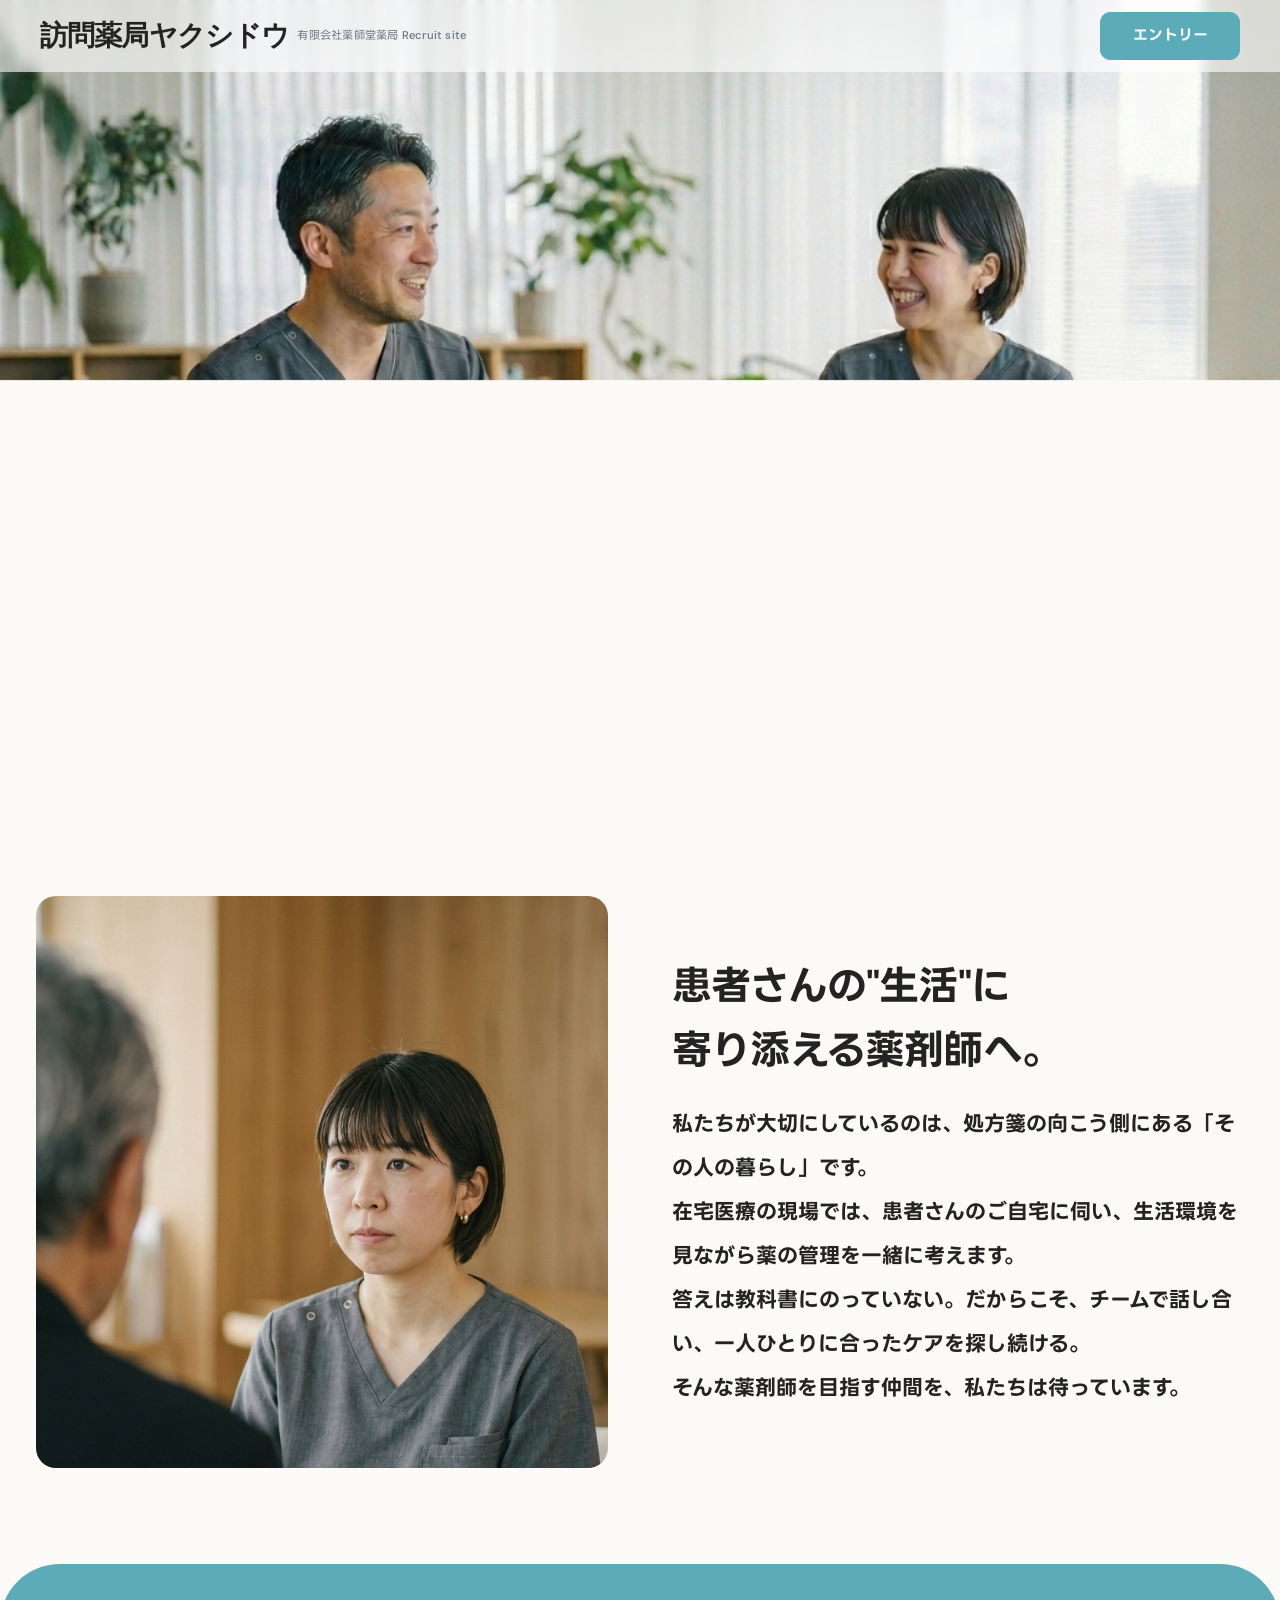
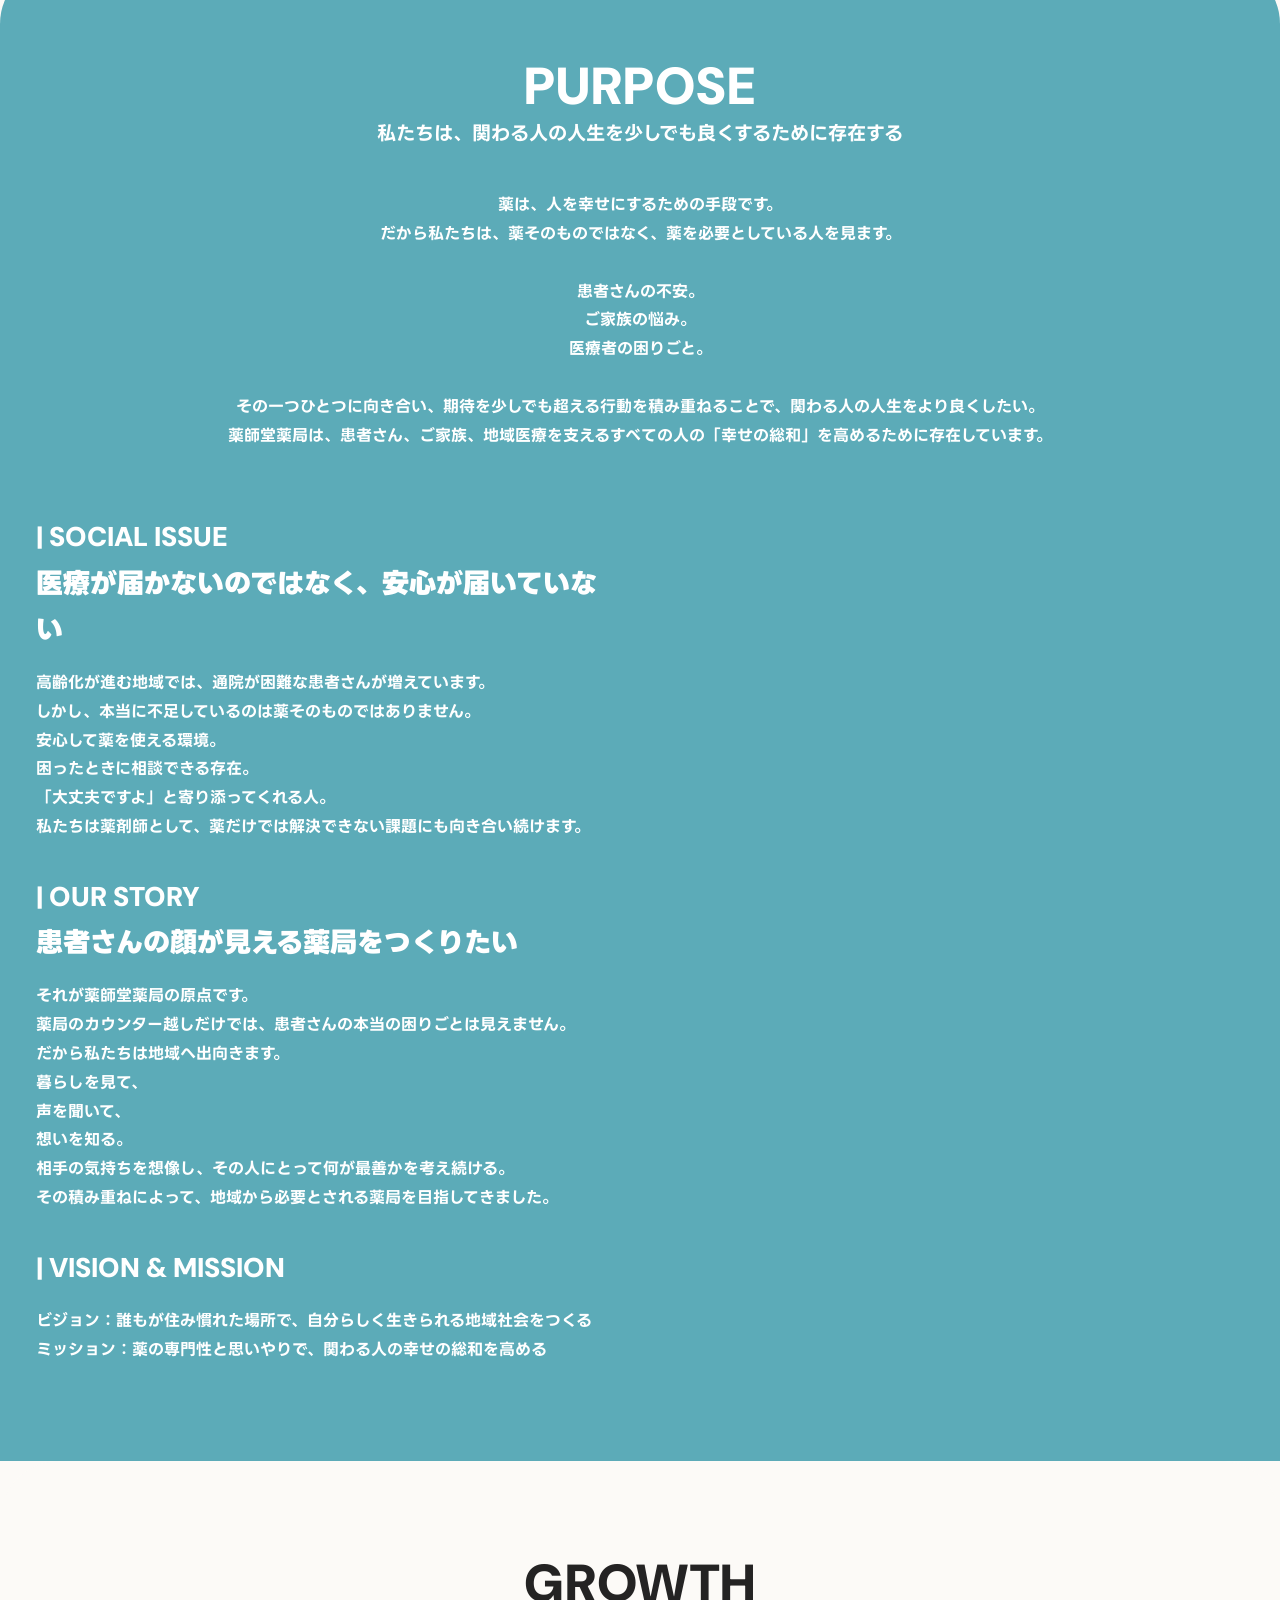
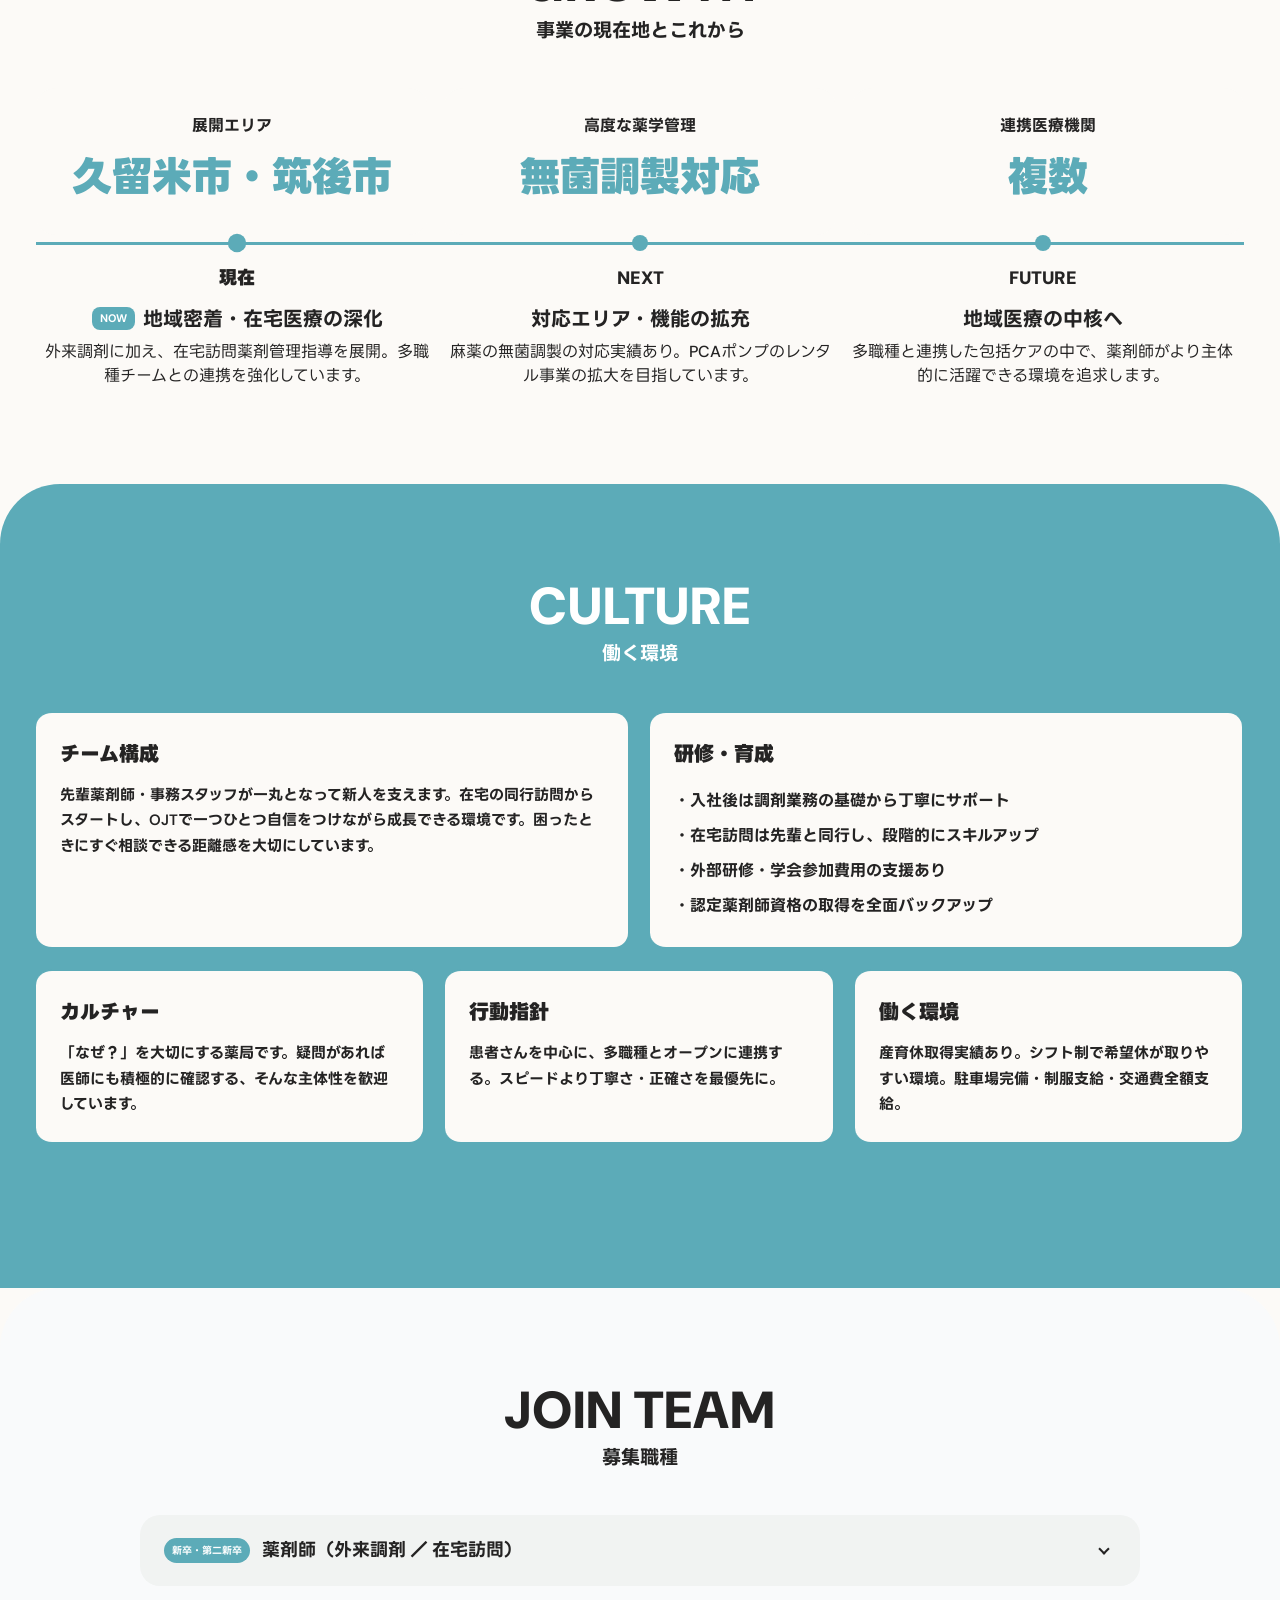
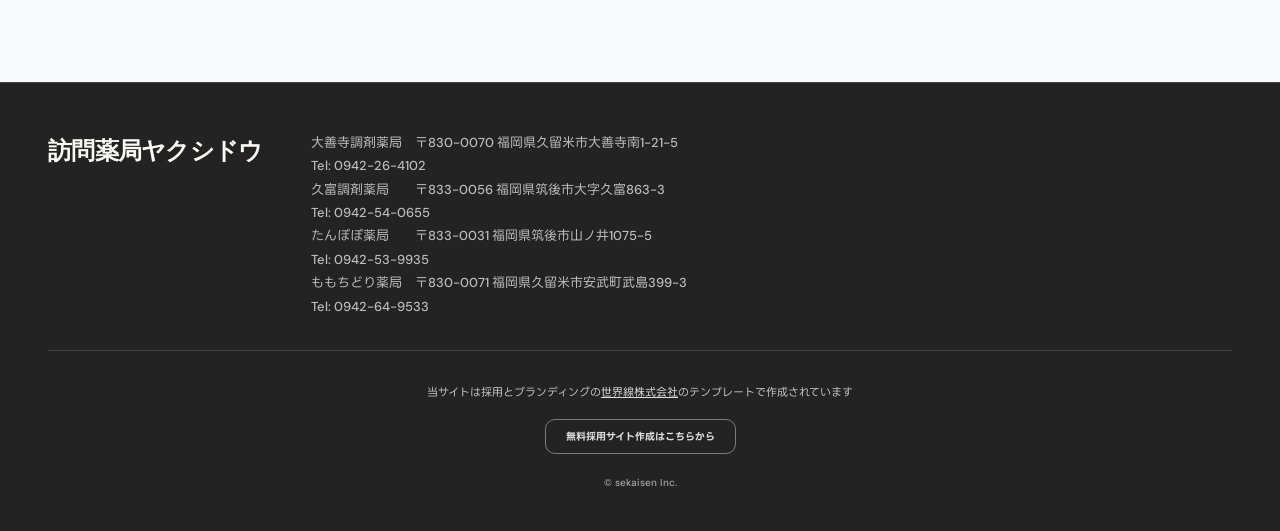
<file: index.html>
<!DOCTYPE html>
<html lang="ja">
<head>
  <meta charset="UTF-8">
  <meta name="viewport" content="width=device-width, initial-scale=1.0">
  <title>採用情報 | 有限会社薬師堂薬局</title>
  <link rel="stylesheet" href="style.css">
  <link rel="preconnect" href="https://fonts.googleapis.com">
  <link rel="preconnect" href="https://fonts.gstatic.com" crossorigin>
  <link href="https://fonts.googleapis.com/css2?family=DM+Sans:ital,wght@0,400;0,500;0,600;0,700;0,800;0,900&family=LINE+Seed+JP:wght@400;500;700;900&display=swap" rel="stylesheet">
</head>
<body>
  <!-- ヘッダー（追従） -->
  <header class="header">
    <div class="header-inner">
      <div class="header-logo-wrap">
        <a href="#" class="header-logo">訪問薬局ヤクシドウ</a>
        <span class="header-logo-sub">有限会社薬師堂薬局 Recruit site</span>
      </div>
      <nav class="header-nav">
        <a href="entry.html" class="btn btn-header btn-primary">エントリー</a>
      </nav>
    </div>
  </header>

  <!-- ① FV（ファーストビュー） -->
  <section class="hero">
  <div class="hero-img-wrap">
    <picture>
      <source media="(max-width: 768px)" srcset="image/FV_sp.png">
      <img src="image/FV.png" alt="" class="hero-img">
    </picture>
    <div class="hero-overlay"></div>
  </div>
  </section>

  <!-- メッセージセクション -->
  <section class="message-section">
    <div class="container">
      <div class="message-grid">
        <div class="message-visual">
          <img src="image/02.png" alt="">
        </div>
        <div class="message-content">
          <h3 class="message-heading">患者さんの"生活"に<br>寄り添える薬剤師へ。</h3>
          <p class="message-text">私たちが大切にしているのは、処方箋の向こう側にある「その人の暮らし」です。<br>
            在宅医療の現場では、患者さんのご自宅に伺い、生活環境を見ながら薬の管理を一緒に考えます。<br>
            答えは教科書にのっていない。だからこそ、チームで話し合い、一人ひとりに合ったケアを探し続ける。<br>
            そんな薬剤師を目指す仲間を、私たちは待っています。</p>
        </div>
      </div>
    </div>
  </section>

  <!-- ② なぜこの事業をやるのか（Purpose） -->
  <section class="purpose" id="purpose">
  <div class="container">
    <h2 class="section-title">
      <span class="section-title-en">Purpose</span>
      <span class="section-title-ja">私たちは、関わる人の人生を少しでも良くするために存在する</span>
    </h2>

    <div class="purpose-intro">
      <p>
        薬は、人を幸せにするための手段です。<br>
        だから私たちは、薬そのものではなく、薬を必要としている人を見ます。<br>
        <br>
        患者さんの不安。<br>
        ご家族の悩み。<br>
        医療者の困りごと。<br>
        <br>
        その一つひとつに向き合い、期待を少しでも超える行動を積み重ねることで、関わる人の人生をより良くしたい。<br>
        薬師堂薬局は、患者さん、ご家族、地域医療を支えるすべての人の「幸せの総和」を高めるために存在しています。
      </p>
    </div>

    <div class="purpose-grid">
    <div class="purpose-content">
      <div class="purpose-block">
            <h3>| Social Issue<br>医療が届かないのではなく、安心が届いていない</h3>
            <p>高齢化が進む地域では、通院が困難な患者さんが増えています。<br>
               しかし、本当に不足しているのは薬そのものではありません。<br>
               安心して薬を使える環境。<br>
               困ったときに相談できる存在。<br>
              「大丈夫ですよ」と寄り添ってくれる人。<br>
               私たちは薬剤師として、薬だけでは解決できない課題にも向き合い続けます。</p>
          </div>
          <div class="purpose-block">
            <h3>| Our Story<br>患者さんの顔が見える薬局をつくりたい</h3>
            <p>それが薬師堂薬局の原点です。<br>
               薬局のカウンター越しだけでは、患者さんの本当の困りごとは見えません。<br>
               だから私たちは地域へ出向きます。<br>
               暮らしを見て、<br>
               声を聞いて、<br>
               想いを知る。<br>
               相手の気持ちを想像し、その人にとって何が最善かを考え続ける。<br>
               その積み重ねによって、地域から必要とされる薬局を目指してきました。</p>
          </div>
          <div class="purpose-block">
            <h3>| Vision & Mission</h3>
            <p><strong>ビジョン：</strong>誰もが住み慣れた場所で、自分らしく生きられる地域社会をつくる<br><strong>ミッション：</strong>薬の専門性と思いやりで、関わる人の幸せの総和を高める</p>
          </div>
        </div>
        <div class="purpose-visual">
          <img src="image/03.png" alt="" class="purpose-img">
        </div>
      </div>
    </div>
  </section>

  <!-- ③ 事業の現在地とこれから（Growth） -->
  <section class="growth" id="growth">
    <div class="container">
      <h2 class="section-title"><span class="section-title-en">Growth</span><span class="section-title-ja">事業の現在地とこれから</span></h2>
      <div class="growth-cards">
        <div class="growth-card">
          <p class="growth-label">展開エリア</p>
          <span class="growth-number">久留米市・筑後市</span>
        </div>
        <div class="growth-card">
          <p class="growth-label">高度な薬学管理</p>
          <span class="growth-number">無菌調製対応</span>
        </div>
        <div class="growth-card">
          <p class="growth-label">連携医療機関</p>
          <span class="growth-number">複数</span>
        </div>
      </div>
      <div class="timeline">
        <div class="timeline-track">
          <div class="timeline-item timeline-item-current">
            <span class="timeline-year">現在</span>
            <div class="timeline-content">
              <div class="timeline-content-header">
                <span class="timeline-now">NOW</span>
                <h4>地域密着・在宅医療の深化</h4>
              </div>
              <p>外来調剤に加え、在宅訪問薬剤管理指導を展開。多職種チームとの連携を強化しています。</p>
            </div>
          </div>
          <div class="timeline-item">
            <span class="timeline-year">NEXT</span>
            <div class="timeline-content">
              <div class="timeline-content-header">
                <h4>対応エリア・機能の拡充</h4>
              </div>
              <p>麻薬の無菌調製の対応実績あり。PCAポンプのレンタル事業の拡大を目指しています。</p>
            </div>
          </div>
          <div class="timeline-item">
            <span class="timeline-year">FUTURE</span>
            <div class="timeline-content">
              <div class="timeline-content-header">
                <h4>地域医療の中核へ</h4>
              </div>
              <p>多職種と連携した包括ケアの中で、薬剤師がより主体的に活躍できる環境を追求します。</p>
            </div>
          </div>
        </div>
      </div>
    </div>
  </section>

  <!-- ④ 働く環境とポジション -->
  <section class="environment" id="environment">
    <div class="container">
      <h2 class="section-title"><span class="section-title-en">Culture</span><span class="section-title-ja">働く環境</span></h2>
      <div class="culture-grid">
        <div class="culture-card culture-card--large">
          <div class="culture-card-title">チーム構成</div>
          <p>先輩薬剤師・事務スタッフが一丸となって新人を支えます。在宅の同行訪問からスタートし、OJTで一つひとつ自信をつけながら成長できる環境です。困ったときにすぐ相談できる距離感を大切にしています。</p>
        </div>
        <div class="culture-card culture-card--large">
          <div class="culture-card-title">研修・育成</div>
          <ul>
            <li>入社後は調剤業務の基礎から丁寧にサポート</li>
            <li>在宅訪問は先輩と同行し、段階的にスキルアップ</li>
            <li>外部研修・学会参加費用の支援あり</li>
            <li>認定薬剤師資格の取得を全面バックアップ</li>
          </ul>
        </div>
        <div class="culture-card culture-card--small">
          <div class="culture-card-title">カルチャー</div>
          <p>「なぜ？」を大切にする薬局です。疑問があれば医師にも積極的に確認する、そんな主体性を歓迎しています。</p>
        </div>
        <div class="culture-card culture-card--small">
          <div class="culture-card-title">行動指針</div>
          <p>患者さんを中心に、多職種とオープンに連携する。スピードより丁寧さ・正確さを最優先に。</p>
        </div>
        <div class="culture-card culture-card--small">
          <div class="culture-card-title">働く環境</div>
          <p>産育休取得実績あり。シフト制で希望休が取りやすい環境。駐車場完備・制服支給・交通費全額支給。</p>
        </div>
      </div>
    </div>
  </section>

  <!-- ⑤ 求人票セクション（アコーディオン） -->
  <section class="job-posting" id="job">
    <div class="container">
      <h2 class="section-title"><span class="section-title-en">Join Team</span><span class="section-title-ja">募集職種</span></h2>
      <div class="job-accordion">
        <details class="job-accordion-item">
          <summary class="job-accordion-header">
            <div class="job-accordion-header-left"><span class="job-accordion-tag">新卒・第二新卒</span><span class="job-accordion-title">薬剤師（外来調剤 ／ 在宅訪問）</span></div>
            <span class="job-accordion-icon"></span>
          </summary>
          <div class="job-accordion-body">
            <div class="job-detail">
              <h4>業務内容</h4>
              <ul>
                <li>外来調剤・服薬指導</li>
                <li>在宅訪問薬剤管理指導（同行から独立へ段階的に）</li>
                <li>医師・訪問看護師との多職種連携</li>
                <li>お薬相談・OTC販売サポート</li>
              </ul>
            </div>
            <div class="job-detail">
              <h4>応募要件</h4>
              <ul>
                <li>薬剤師免許取得見込み（新卒）または取得済み（第二新卒）</li>
                <li>患者さんへ丁寧に向き合える方</li>
                <li>チームで協力しながら働くことが好きな方</li>
              </ul>
            </div>
            <div class="job-detail">
              <h4>歓迎要件</h4>
              <ul>
                <li>在宅医療・地域医療への関心がある方</li>
                <li>多職種と積極的にコミュニケーションが取れる方</li>
                <li>認定薬剤師の取得に意欲がある方</li>
              </ul>
            </div>
            <div class="job-meta">
              <div class="job-meta-item">
                <span class="meta-label">雇用形態</span>
                <span class="meta-value">正社員</span>
              </div>
              <div class="job-meta-item">
                <span class="meta-label">給与</span>
                <span class="meta-value">年収550万円以上（経験・スキルに応じて優遇）</span>
              </div>
              <div class="job-meta-item">
                <span class="meta-label">勤務地</span>
                <span class="meta-value">福岡県久留米市・筑後市内の各店舗</span>
              </div>
              <div class="job-meta-item">
                <span class="meta-label">福利厚生</span>
                <span class="meta-value">社会保険完備、交通費全額支給、制服支給、駐車場完備、研修・学会費支援、産育休取得実績あり</span>
              </div>
            </div>
          </div>
        </details>
      </div>
    </div>
  </section>

  <footer class="footer">
    <div class="container">
      <div class="footer-inner">
        <div class="footer-logo">
          <a href="#">訪問薬局ヤクシドウ</a>
        </div>
        <div class="footer-overview">
          <p class="footer-overview-text">大善寺調剤薬局　〒830-0070 福岡県久留米市大善寺南1-21-5<br>Tel: 0942-26-4102 </p>
          <p class="footer-overview-text">久富調剤薬局　　〒833-0056 福岡県筑後市大字久富863-3<br>Tel: 0942-54-0655 </p>
          <p class="footer-overview-text">たんぽぽ薬局　　〒833-0031 福岡県筑後市山ノ井1075-5<br>Tel: 0942-53-9935 </p>
          <p class="footer-overview-text">ももちどり薬局　〒830-0071 福岡県久留米市安武町武島399-3<br>Tel: 0942-64-9533 </p>
        </div>
      </div>
      <div class="footer-template">
        <!-- 削除禁止エリア -->
        <p class="footer-template-text">当サイトは採用とブランディングの<a href="https://sekai-sen.com/" target="_blank" rel="noopener noreferrer" class="footer-template-link">世界線株式会社</a>のテンプレートで作成されています</p>
        <a href="https://note.com/sekai_sen" target="_blank" rel="noopener noreferrer" class="footer-cta-btn">無料採用サイト作成はこちらから</a>
        <p class="footer-copy">©︎ sekaisen Inc.</p>
      </div>
    </div>
  </footer>

  <!-- スマホ用 下部固定CTA（追従） -->
  <div class="bottom-cta" aria-hidden="true">
    <a href="entry.html" class="bottom-cta-btn bottom-cta-entry">エントリー</a>
  </div>
</body>
</html>
</file>
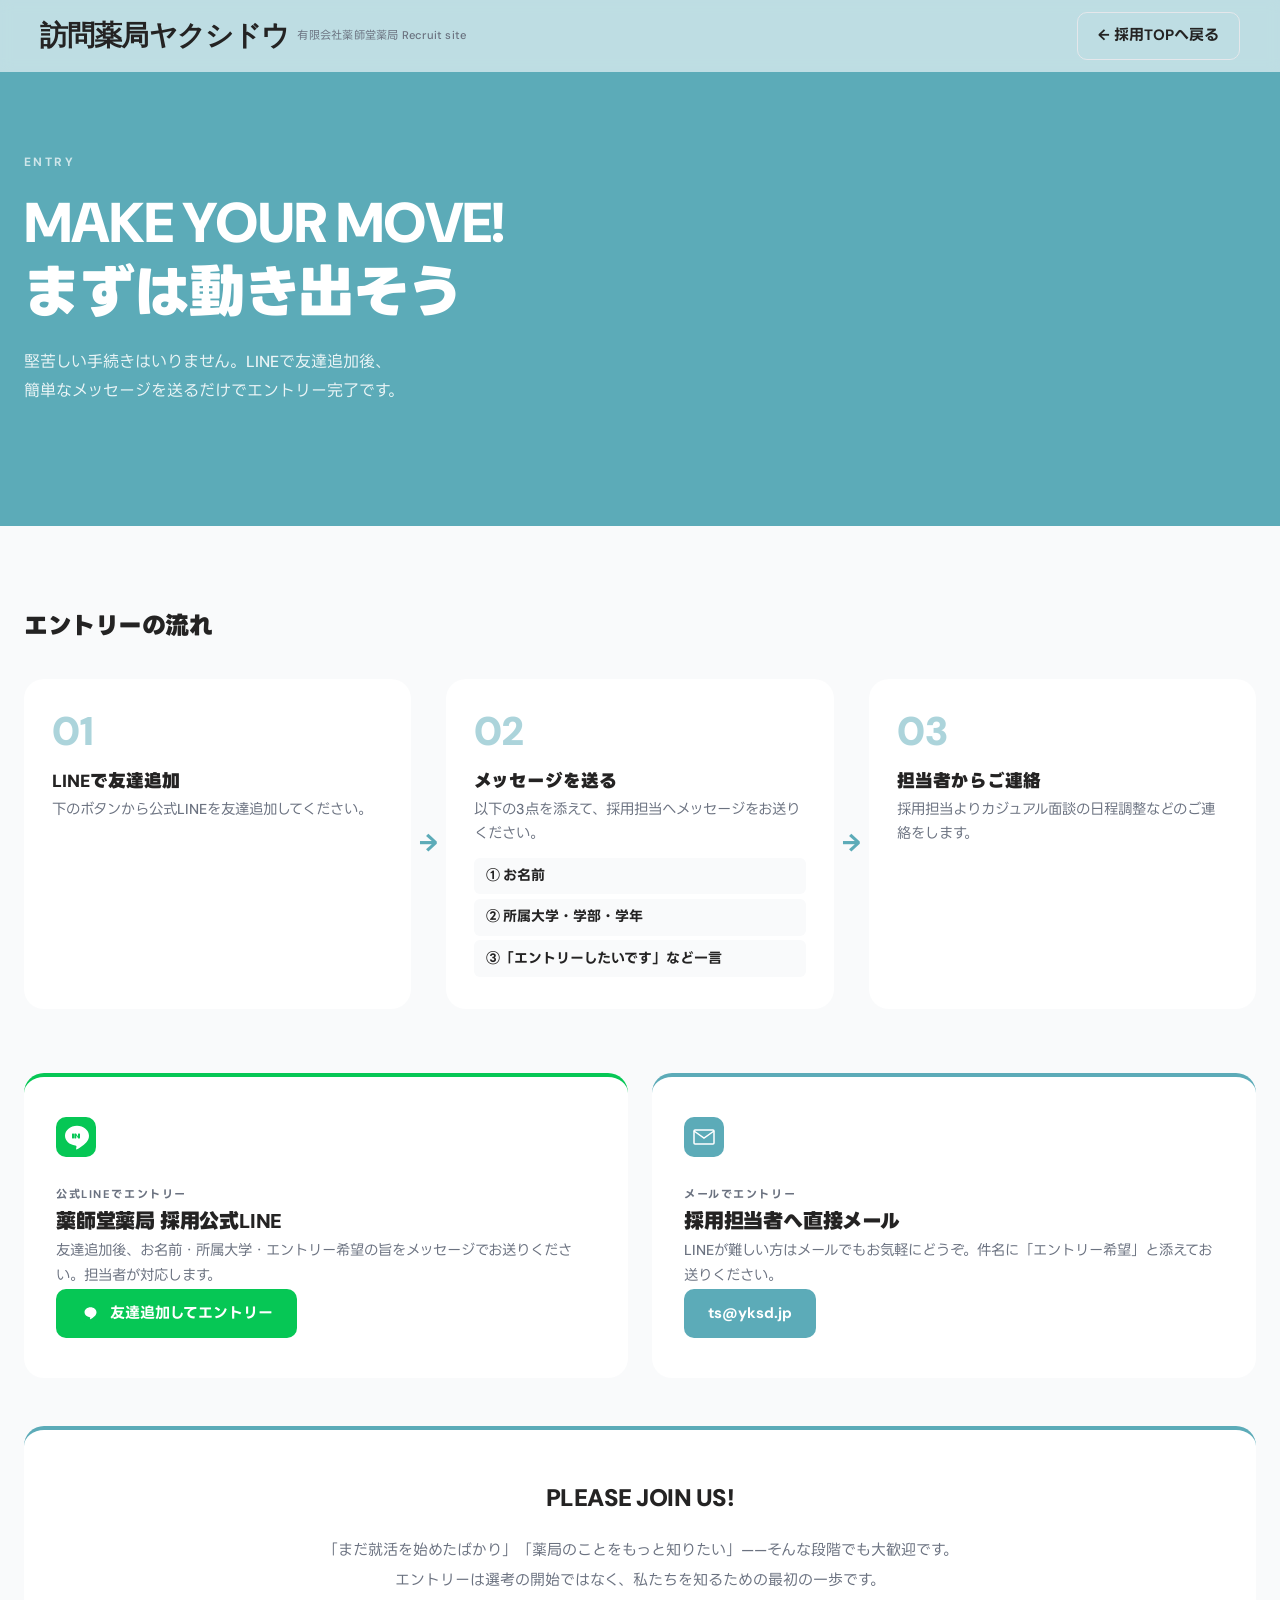
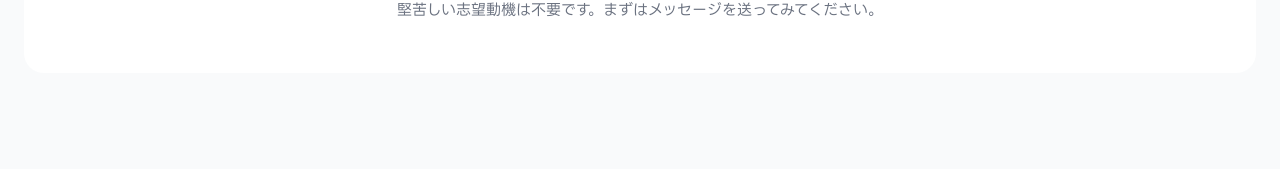
<file: entry.html>
<!DOCTYPE html>
<html lang="ja">
<head>
  <meta charset="UTF-8">
  <meta name="viewport" content="width=device-width, initial-scale=1.0">
  <title>エントリー | 有限会社薬師堂薬局</title>
  <link rel="stylesheet" href="style.css">
  <link rel="stylesheet" href="entry.css">
  <link rel="preconnect" href="https://fonts.googleapis.com">
  <link rel="preconnect" href="https://fonts.gstatic.com" crossorigin>
  <link href="https://fonts.googleapis.com/css2?family=DM+Sans:ital,wght@0,400;0,500;0,600;0,700;0,800;0,900&family=LINE+Seed+JP:wght@400;500;700;900&display=swap" rel="stylesheet">
</head>
<body class="entry-page">

  <!-- ヘッダー -->
  <header class="header">
    <div class="header-inner">
      <div class="header-logo-wrap">
        <a href="index.html" class="header-logo">訪問薬局ヤクシドウ</a>
        <span class="header-logo-sub">有限会社薬師堂薬局 Recruit site</span>
      </div>
      <nav class="header-nav">
        <a href="index.html" class="btn btn-header btn-outline">← 採用TOPへ戻る</a>
      </nav>
    </div>
  </header>

  <main class="entry-main">

    <!-- ヒーロー -->
    <section class="entry-hero">
      <div class="entry-hero-inner">
        <p class="entry-hero-eyebrow">Entry</p>
        <h1 class="entry-hero-title">MAKE YOUR MOVE!<br>まずは動き出そう</h1>
        <p class="entry-hero-sub">堅苦しい手続きはいりません。LINEで友達追加後、<br class="pc-only">簡単なメッセージを送るだけでエントリー完了です。</p>
      </div>
    </section>

    <!-- メインコンテンツ -->
    <section class="entry-content">
      <div class="container">

        <!-- STEPカード -->
        <div class="entry-steps">
          <h2 class="entry-steps-title">エントリーの流れ</h2>
          <div class="entry-steps-grid">
            <div class="entry-step-card">
              <span class="entry-step-num">01</span>
              <div class="entry-step-body">
                <h3 class="entry-step-title">LINEで友達追加</h3>
                <p class="entry-step-text">下のボタンから公式LINEを友達追加してください。</p>
              </div>
            </div>
            <div class="entry-step-arrow">→</div>
            <div class="entry-step-card">
              <span class="entry-step-num">02</span>
              <div class="entry-step-body">
                <h3 class="entry-step-title">メッセージを送る</h3>
                <p class="entry-step-text">以下の3点を添えて、採用担当へメッセージをお送りください。</p>
                <ul class="entry-step-list">
                  <li>① お名前</li>
                  <li>② 所属大学・学部・学年</li>
                  <li>③「エントリーしたいです」など一言</li>
                </ul>
              </div>
            </div>
            <div class="entry-step-arrow">→</div>
            <div class="entry-step-card">
              <span class="entry-step-num">03</span>
              <div class="entry-step-body">
                <h3 class="entry-step-title">担当者からご連絡</h3>
                <p class="entry-step-text">採用担当よりカジュアル面談の日程調整などのご連絡をします。</p>
              </div>
            </div>
          </div>
        </div>

        <!-- CTAブロック -->
        <div class="entry-cta-block">

          <!-- LINE -->
          <div class="entry-cta-card entry-cta-card--line">
            <div class="entry-cta-card-icon">
              <!-- LINE icon SVG -->
              <svg width="40" height="40" viewBox="0 0 40 40" fill="none" xmlns="http://www.w3.org/2000/svg">
                <rect width="40" height="40" rx="10" fill="#06C755"/>
                <path d="M33 18.7C33 13.2 27.6 8.7 21 8.7C14.4 8.7 9 13.2 9 18.7C9 23.6 13.4 27.7 19.3 28.5C19.7 28.6 20.3 28.8 20.4 29.1C20.5 29.4 20.5 29.9 20.4 30.2L20.1 31.7C20 32 19.8 32.8 21 32.3C22.2 31.8 27.7 28.3 30.2 25.5C31.9 23.6 33 21.3 33 18.7Z" fill="white"/>
                <path d="M17.5 16.5H16.5C16.2 16.5 16 16.7 16 17V21C16 21.3 16.2 21.5 16.5 21.5H17.5C17.8 21.5 18 21.3 18 21V17C18 16.7 17.8 16.5 17.5 16.5Z" fill="#06C755"/>
                <path d="M23.5 16.5H22.5C22.2 16.5 22 16.7 22 17V19.4L20.2 16.7C20.1 16.6 20 16.5 19.8 16.5H18.8C18.5 16.5 18.3 16.7 18.3 17V21C18.3 21.3 18.5 21.5 18.8 21.5H19.8C20.1 21.5 20.3 21.3 20.3 21V18.6L22.1 21.3C22.2 21.4 22.3 21.5 22.5 21.5H23.5C23.8 21.5 24 21.3 24 21V17C24 16.7 23.8 16.5 23.5 16.5Z" fill="#06C755"/>
              </svg>
            </div>
            <div class="entry-cta-card-body">
              <p class="entry-cta-card-label">公式LINEでエントリー</p>
              <h3 class="entry-cta-card-title">薬師堂薬局 採用公式LINE</h3>
              <p class="entry-cta-card-text">友達追加後、お名前・所属大学・エントリー希望の旨をメッセージでお送りください。担当者が対応します。</p>
              <a href="https://lin.ee/6bE6L0S" target="_blank" rel="noopener noreferrer" class="entry-line-btn">
                <svg width="20" height="20" viewBox="0 0 20 20" fill="none"><rect width="20" height="20" rx="5" fill="#06C755"/><path d="M16.5 9.35C16.5 6.6 13.8 4.35 10.5 4.35C7.2 4.35 4.5 6.6 4.5 9.35C4.5 11.8 6.7 13.85 9.65 14.25C9.85 14.3 10.15 14.4 10.2 14.55C10.25 14.7 10.25 14.95 10.2 15.1L10.05 15.85C10 16 9.9 16.4 10.5 16.15C11.1 15.9 13.85 14.15 15.1 12.75C15.95 11.8 16.5 10.65 16.5 9.35Z" fill="white"/></svg>
                友達追加してエントリー
              </a>
            </div>
          </div>

          <!-- メール -->
          <div class="entry-cta-card entry-cta-card--mail">
            <div class="entry-cta-card-icon">
              <svg width="40" height="40" viewBox="0 0 40 40" fill="none" xmlns="http://www.w3.org/2000/svg">
                <rect width="40" height="40" rx="10" fill="#5cabb8"/>
                <path d="M10 14C10 13.4 10.4 13 11 13H29C29.6 13 30 13.4 30 14V26C30 26.6 29.6 27 29 27H11C10.4 27 10 26.6 10 26V14Z" stroke="white" stroke-width="1.5" fill="none"/>
                <path d="M10 14L20 21L30 14" stroke="white" stroke-width="1.5" fill="none"/>
              </svg>
            </div>
            <div class="entry-cta-card-body">
              <p class="entry-cta-card-label">メールでエントリー</p>
              <h3 class="entry-cta-card-title">採用担当者へ直接メール</h3>
              <p class="entry-cta-card-text">LINEが難しい方はメールでもお気軽にどうぞ。件名に「エントリー希望」と添えてお送りください。</p>
              <a href="mailto:ts@yksd.jp" class="entry-mail-btn">
                ts@yksd.jp
              </a>
            </div>
          </div>

        </div>

        <!-- 安心メッセージ -->
        <div class="entry-reassure">
          <h3 class="entry-reassure-title">PLEASE JOIN US!</h3>
          <p class="entry-reassure-text">
            「まだ就活を始めたばかり」「薬局のことをもっと知りたい」——そんな段階でも大歓迎です。<br>
            エントリーは選考の開始ではなく、私たちを知るための最初の一歩です。<br>
            堅苦しい志望動機は不要です。まずはメッセージを送ってみてください。
          </p>
        </div>

      </div>
    </section>
  </main>

</body>
</html>
</file>
<file: style.css>
/* ========================================
   スタートアップ採用LP - PCファースト
   PCデザイン固定・レスポンシブ最適化
   ======================================== */

:root {
  /* ブルーベースのカラーパレット */
  --blue-primary: #004fa2;
  --blue-dark: #003d7a;
  --blue-light: #1a6fc4;
  --blue-bg: #e8f0fa;
  --blue-muted: #7eb8e8;
  
  /* ニュートラル */
  --near-black: #242323;
  --white: #FCFAF7;
  --gray-50: #f9fafb;
  --gray-100: #f3f4f6;
  --gray-200: #e5e7eb;
  --gray-500: #6b7280;
  
  /* タイポグラフィ */
  --font-sans: 'DM Sans', 'LINE Seed JP', -apple-system, BlinkMacSystemFont, sans-serif;
  --font-en: 'DM Sans', sans-serif;
  --font-ja: 'LINE Seed JP', sans-serif;
  
  /* スペーシング（PC） */
  --section-padding: 6rem 0.75rem;
  --container-max: 1400px;

  /* 角丸・シャドウ */
  --radius: 20px;
  --radius-sm: 10px;
  --shadow: none;
}

*,
*::before,
*::after {
  box-sizing: border-box;
  margin: 0;
  padding: 0;
}

html {
  scroll-behavior: smooth;
  overflow-x: hidden;
}

section[id] {
  scroll-margin-top: 72px;
}

body {
  font-family: var(--font-sans);
  font-weight: 500;
  color: var(--near-black);
  line-height: 1.7;
  background: var(--white);
  -webkit-font-smoothing: antialiased;
  overflow-x: hidden;
}

/* ========================================
   ヘッダー（追従）
   ======================================== */
.header {
  position: fixed;
  top: 0;
  left: 0;
  right: 0;
  z-index: 100;
  background: rgba(255, 255, 255, 0.6);
  backdrop-filter: blur(6px);
  -webkit-backdrop-filter: blur(6px);
  box-shadow: none;
}

.header-inner {
  display: flex;
  align-items: center;
  justify-content: space-between;
  min-height: 72px;
  padding: 0.75rem 2.5rem;
  max-width: 1600px;
  margin-left: auto;
  margin-right: auto;
}

.header-logo-wrap {
  display: flex;
  align-items: center;
  gap: 0.5rem;
}

.header-logo {
  font-family: var(--font-en);
  font-size: 1.75rem;
  font-weight: 800;
  color: var(--near-black);
  text-decoration: none;
  letter-spacing: -0.03em;
  text-transform: uppercase;
}

.header-logo-sub {
  font-size: 0.7rem;
  font-weight: 500;
  color: var(--gray-500);
  letter-spacing: 0.02em;
}

.header-nav {
  display: flex;
  align-items: center;
  gap: 1rem;
}

.btn-header {
  min-width: auto;
  padding: 0.375rem 0.75rem;
  font-size: 0.8125rem;
  font-weight: 600;
  border-radius: var(--radius-sm);
}

.btn-header.btn-outline {
  background: transparent;
  color: var(--near-black);
  border: 1px solid var(--gray-200);
}

.btn-header.btn-outline:hover {
  background: var(--gray-50);
  color: var(--near-black);
}

.btn-header.btn-primary {
  border-width: 1px;
}

/* スマホ用 下部固定CTA（PCでは非表示） */
.bottom-cta {
  display: none;
}

/* ========================================
   ① ファーストビュー
   ======================================== */
.hero {
  position: relative;
  width: 100%;
  overflow: hidden;
}

.hero-img-wrap {
  position: relative;
  width: 100%;
  aspect-ratio: 16 / 10; 
  overflow: hidden;
}

.hero-img-wrap .hero-img {
  position: absolute;
  inset: 0;

  width: 100%;
  height: 100%;

  object-fit: cover;
  object-position: center center;
  display: block;
}

.hero-overlay {
  position: absolute;
  inset: 0;
  background: none;
}

.hero-content {
  position: absolute;
  z-index: 1;
  bottom: 0;
  left: 0;
  max-width: 60%;
  padding: 2rem 3rem 1.5rem;
  text-align: left;
}

.hero-content-bottom-left {
  bottom: 0;
  left: 0;
  text-align: left;
}

.hero-content .hero-catch {
  color: var(--white);
  text-shadow: 2px 2px 6px #999999;
}

.hero-content-bottom-left .hero-cta {
  align-items: flex-start;
}

.hero-catch {
  font-size: clamp(2.5rem, 5.5vw, 92px);
  font-weight: 900;
  line-height: 1.2;
  color: var(--near-black);
  letter-spacing: -0.02em;
  margin-bottom: 1.5rem;
  display: flex;
  flex-direction: column;
  gap: 0.5rem;
  align-items: flex-start;
}

.hero-catch-bg {
  background: none;
  color: #fff;
  padding: 0;
  display: inline-block;
  text-shadow: 2px 2px 6px #999999;
}

.hero-cta {
  display: flex;
  flex-direction: row;
  gap: 1rem;
  align-items: flex-start;
}

/* ボタン */
.btn {
  display: inline-block;
  padding: 0.625rem 1.25rem;
  font-family: var(--font-sans);
  font-size: 0.9375rem;
  font-weight: 700;
  text-decoration: none;
  border-radius: var(--radius-sm);
  transition: all 0.2s ease;
  min-width: 140px;
  text-align: center;
}

.btn-primary {
  background: #5cabb8;
  color: var(--white);
  border: 2px solid #5cabb8;
}

.btn-primary:hover {
  background: #4a92a0;
  border-color: #4a92a0;
  transform: translateY(-2px);
}

.btn-secondary {
  background: transparent;
  color: var(--blue-primary);
  border: 2px solid var(--blue-primary);
}

.btn-secondary:hover {
  background: var(--blue-bg);
  transform: translateY(-2px);
}

.btn-large {
  padding: 0.75rem 1.5rem;
  font-size: 1rem;
}

/* ========================================
   共通：コンテナ・セクションタイトル
   ======================================== */
.container {
  width: 100%;
  max-width: var(--container-max);
  margin-left: auto;
  margin-right: auto;
  padding: 0 1.5rem;
}

.section-title {
  font-size: clamp(2rem, 5vw, 3rem);
  font-weight: 900;
  color: var(--near-black);
  text-align: center;
  margin: 0 0 3rem 0;
  padding: 0;
  letter-spacing: -0.02em;
  display: flex;
  flex-direction: column;
  gap: 0;
  line-height: 1;
}

.section-title-en {
  font-family: var(--font-en);
  font-size: clamp(2.25rem, 5.5vw, 3.25rem);
  text-transform: uppercase;
  letter-spacing: 0.02em;
  line-height: 1;
  margin: 0;
  padding: 0;
}

.section-title-ja {
  font-size: 1.2rem;
  font-weight: 700;
  color: var(--near-black);
  letter-spacing: 0;
  line-height: 1;
  margin: 0;
  margin-top: 0.5rem;
  padding: 0.25rem 0 0 0;
}

/* ========================================
   メッセージセクション（白背景・黒文字）
   ======================================== */
.message-section {
  padding: var(--section-padding);
  background: var(--white);
  color: var(--near-black);
}

.message-section .message-heading,
.message-section .message-text {
  color: var(--near-black);
}

.message-section .container {
  max-width: 1400px;
}

.message-grid {
  display: grid;
  grid-template-columns: 1fr 1fr;
  gap: 4rem;
  align-items: center;
}

.message-visual {
  aspect-ratio: 1;
  border-radius: var(--radius);
  box-shadow: var(--shadow);
  overflow: hidden;
}

.message-visual img {
  width: 100%;
  height: 100%;
  object-fit: cover;
  display: block;
}

.message-content {
  display: flex;
  flex-direction: column;
  align-items: flex-start;
  gap: 1.25rem;
}

.message-heading {
  font-size: 40px;
  font-weight: 700;
  color: inherit;
  margin: 0;
  letter-spacing: -0.02em;
  line-height: 1.6;
}

.message-text {
  font-size: 21px;
  font-weight: 600;
  color: inherit;
  line-height: 2.1;
  text-align: left;
}


/* ========================================
   ② なぜこの事業をやるのか（Purpose）
   ======================================== */
.purpose {
  padding: var(--section-padding);
  background: #5cabb8;
  color: #fff;
  border-radius: 60px 60px 0 0;
  overflow: hidden;
}

.purpose .section-title,
.purpose .section-title-en,
.purpose .section-title-ja,
.purpose .purpose-block h3,
.purpose .purpose-block p {
  color: #fff;
}

.purpose .placeholder-img {
  background: rgba(255, 255, 255, 0.2);
  color: #fff;
}

.purpose-grid {
  display: grid;
  grid-template-columns: 1fr 1fr;
  gap: 3rem;
  align-items: stretch;
}

.purpose-intro {
  max-width: 1000px;
  margin: 0 auto 4rem;
  text-align: center;
}

.purpose-intro p {
  font-size: 1rem;
  line-height: 1.8;
  font-weight: 600;
  color: #fff;
}

.purpose-content {
  display: flex;
  flex-direction: column;
  gap: 2rem;
}

.purpose-block h3 {
  font-family: var(--font-sans);
  font-size: 1.7rem;
  font-weight: 900;
  text-transform: uppercase;
  color: inherit;
  margin: 0;
  margin-bottom: 1rem;
}

.purpose-block p {
  font-size: 1rem;
  color: inherit;
  line-height: 1.8;
  font-weight: 600;
}

.purpose-visual {
  order: 0;
  display: flex;
  min-height: 0;
}

.purpose-img {
  width: 100%;
  height: 100%;
  object-fit: cover;
  border-radius: var(--radius);
  display: block;
}

.placeholder-img.placeholder-purpose {
  aspect-ratio: unset;
  flex: 1;
  min-height: 200px;
  width: 100%;
}

.placeholder-img {
  aspect-ratio: 16 / 10;
  background: var(--gray-100);
  border-radius: var(--radius);
  box-shadow: var(--shadow);
  display: flex;
  align-items: center;
  justify-content: center;
  color: var(--near-black);
  font-size: 0.875rem;
}

/* ========================================
   ③ 事業の現在地とこれから（Growth）
   ======================================== */
.growth {
  padding: var(--section-padding);
  background: var(--white);
  color: var(--near-black);
  border-radius: 60px 60px 0 0;
  overflow: hidden;
}

.growth .section-title,
.growth .section-title-en,
.growth .section-title-ja {
  color: var(--near-black);
}

.growth .growth-label {
  color: var(--near-black);
}

.growth .growth-number {
  color: #5cabb8;
}

.growth .timeline-year,
.growth .timeline-content h4,
.growth .timeline-content p {
  color: var(--near-black);
}

.growth .timeline-track::before {
  background: #5cabb8;
}

.growth .timeline-item::before {
  background: #5cabb8;
}

.growth .timeline-now {
  background: #5cabb8;
  color: #fff;
}

.growth-cards {
  display: grid;
  grid-template-columns: repeat(3, 1fr);
  gap: 1rem;
  margin-bottom: 0;
}

.growth-card {
  background: var(--white);
  padding: 1.5rem;
  border-radius: var(--radius);
  text-align: center;
  box-shadow: var(--shadow);
}

.growth-label {
  font-size: 1rem;
  color: #333;
  margin-bottom: 0.25rem;
  font-weight: 600;
}

.growth-number {
  display: block;
  font-size: 2.5rem;
  font-weight: 900;
  color: #5cabb8;
}

.timeline-track {
  display: flex;
  align-items: flex-start;
  gap: 0;
  position: relative;
}

.timeline-track::before {
  content: '';
  position: absolute;
  top: 7px;
  left: 0;
  right: 0;
  height: 3px;
  background: var(--blue-primary);
  z-index: 0;
}

.timeline-item {
  flex: 1;
  display: flex;
  flex-direction: column;
  align-items: center;
  text-align: center;
  position: relative;
  z-index: 1;
  padding: 0 0.5rem;
}

.timeline-item::before {
  content: '';
  width: 16px;
  height: 16px;
  background: var(--blue-primary);
  border-radius: 50%;
  flex-shrink: 0;
  margin-bottom: 0.75rem;
}

.timeline-year {
  font-size: 1.125rem;
  font-weight: 900;
  color: inherit;
  margin-bottom: 0.5rem;
}

.timeline-content-header {
  display: flex;
  align-items: center;
  justify-content: center;
  gap: 0.5rem;
  margin-bottom: 0.25rem;
}

.timeline-now {
  font-size: 0.6875rem;
  font-weight: 700;
  background: var(--blue-primary);
  color: var(--white);
  padding: 0.125rem 0.5rem;
  border-radius: 8px;
  flex-shrink: 0;
}

.timeline-item-current::before {
  transform: scale(1.15);
}

.timeline-content h4 {
  font-size: 1.25rem;
  font-weight: 700;
  margin: 0;
  color: inherit;
}

.timeline-content p {
  font-size: 1rem;
  color: inherit;
  line-height: 1.5;
}

/* ========================================
   ④ 働く環境とポジション（Culture）
   ======================================== */
.environment {
  padding: var(--section-padding);
  background: #5cabb8;
  color: #fff;
  border-radius: 60px 60px 0 0;
  overflow: hidden;
}

.environment .section-title,
.environment .section-title-en,
.environment .section-title-ja {
  color: #fff;
}

.environment .culture-card-title {
  color: var(--near-black);
}

.environment .culture-card {
  background: var(--white);
  color: var(--near-black);
  border: 2px solid #5cabb8;
  border-left: none;
}

.environment .culture-card li,
.environment .culture-card p {
  color: var(--near-black);
}

.culture-grid {
  display: grid;
  grid-template-columns: repeat(6, 1fr);
  gap: 1.25rem;
  margin-bottom: 3rem;
}

.culture-card {
  padding: 1.5rem;
  border-radius: 16px;
  box-shadow: var(--shadow);
}

.culture-card--large {
  grid-column: span 3;
  min-height: 160px;
}

.culture-card--small {
  grid-column: span 2;
}

.culture-card-title {
  font-size: 1.25rem;
  font-weight: 900;
  margin-bottom: 0.75rem;
}

.culture-card ul {
  list-style: none;
}

.culture-card li {
  padding: 0.25rem 0;
  position: relative;
  padding-left: 1rem;
  font-weight: 600;
}

.culture-card li::before {
  content: '・';
  position: absolute;
  left: 0;
}

.culture-card p {
  font-size: 0.9375rem;
  line-height: 1.7;
  margin: 0;
  font-weight: 600;
}

/* ========================================
   ⑤ 求人票セクション（アコーディオン）
   ======================================== */
.job-posting {
  padding: var(--section-padding);
  background: var(--gray-50);
  border-radius: 60px 60px 0 0;
  overflow: hidden;
}

.job-accordion-header:hover {
  background: var(--gray-50);
}

.job-accordion {
  display: flex;
  flex-direction: column;
  gap: 1rem;
  max-width: 1000px;
  margin: 0 auto;
}

.job-accordion-item {
  background: #f1f3f2;
  border-radius: var(--radius);
  box-shadow: var(--shadow);
  overflow: hidden;
}

.job-accordion-item[open] {
  box-shadow: none;
}

.job-accordion-header {
  display: flex;
  align-items: center;
  justify-content: space-between;
  gap: 0.75rem;
  padding: 1.25rem 1.5rem;
  cursor: pointer;
  list-style: none;
  font-weight: 700;
  color: var(--near-black);
  transition: background 0.2s ease;
}

.job-accordion-header::-webkit-details-marker {
  display: none;
}

.job-accordion-header-left {
  display: flex;
  align-items: center;
  gap: 0.75rem;
  flex: 1;
  min-width: 0;
  text-align: left;
}

.job-accordion-tag {
  font-size: 0.625rem;
  font-weight: 700;
  background: #5cabb8;
  color: #fff;
  padding: 0.25rem 0.5rem;
  border-radius: 9999px;
  flex-shrink: 0;
  width: fit-content;
}

.job-accordion-title {
  font-size: 1.125rem;
  text-align: left;
}

.job-accordion-icon {
  width: 24px;
  height: 24px;
  flex-shrink: 0;
  display: flex;
  align-items: center;
  justify-content: center;
  transition: transform 0.25s ease;
}

.job-accordion-icon::before {
  content: '';
  width: 8px;
  height: 8px;
  border-right: 2px solid var(--near-black);
  border-bottom: 2px solid var(--near-black);
  transform: rotate(45deg);
  margin-top: -2px;
}

.job-accordion-item[open] .job-accordion-icon {
  transform: rotate(180deg);
}

.job-accordion-body {
  padding: 0 1.5rem 1.5rem;
  border-top: 1px solid var(--gray-100);
}

.job-accordion-item[open] .job-accordion-body {
  padding-top: 1.5rem;
}

.job-detail {
  margin-bottom: 1.25rem;
}

.job-accordion .job-detail:last-of-type {
  margin-bottom: 0;
}

.job-detail h4 {
  font-size: 1rem;
  font-weight: 700;
  color: var(--near-black);
  margin-bottom: 0.75rem;
}

.job-detail ul {
  list-style: none;
}

.job-detail li {
  padding: 0.25rem 0;
  padding-left: 1.25rem;
  position: relative;
  font-size: 0.9375rem;
  color: var(--near-black);
}

.job-detail li::before {
  content: '・';
  position: absolute;
  left: 0;
  color: var(--blue-primary);
}

.job-meta {
  display: grid;
  grid-template-columns: repeat(2, 1fr);
  gap: 1rem;
  margin-top: 1.5rem;
  padding-top: 1.5rem;
  border-top: 1px solid var(--gray-200);
}

.job-meta-item {
  display: flex;
  flex-direction: column;
  gap: 0.25rem;
}

.meta-label {
  font-size: 0.75rem;
  font-weight: 700;
  color: var(--near-black);
  text-transform: uppercase;
  letter-spacing: 0.05em;
}

.meta-value {
  font-size: 0.9375rem;
  font-weight: 500;
  color: var(--near-black);
}

/* ========================================
   ⑥ 最後のCTA
   ======================================== */
.final-cta {
  position: relative;
  padding: 5rem 1.5rem;
  text-align: center;
  overflow: hidden;
}

.final-cta-bg {
  position: absolute;
  inset: 0;
  background-image: var(--cta-bg-image, url('https://images.unsplash.com/photo-1522071820081-009f0129c71c?w=1920'));
  background-size: cover;
  background-position: center;
  filter: grayscale(100%);
}

.final-cta-overlay {
  position: absolute;
  inset: 0;
  background:#00000090;
}

.final-cta-content {
  position: relative;
  z-index: 1;
}

.final-cta-message {
  font-size: clamp(1.75rem, 4vw, 2.5rem);
  font-weight: 900;
  color: var(--white);
  margin-bottom: 0.75rem;
  letter-spacing: -0.02em;
}

.final-cta-sub {
  font-size: 1rem;
  color: rgba(255,255,255,0.9);
  margin-bottom: 2rem;
}

.final-cta .btn-primary {
  background: #5cabb8;
  color: var(--white);
  border-color: #5cabb8;
}

.final-cta .btn-primary:hover {
  background: #4a92a0;
  border-color: #4a92a0;
}

/* ========================================
   フッター
   ======================================== */
.footer {
  padding: 3rem 1.5rem 2.5rem;
  background: var(--near-black);
  border-top: 1px solid rgba(255, 255, 255, 0.15);
}

.footer-inner {
  display: flex;
  flex-direction: row;
  align-items: flex-start;
  gap: 3rem;
  margin-bottom: 2rem;
  padding-bottom: 2rem;
  border-bottom: 1px solid rgba(255, 255, 255, 0.15);
}

.footer-logo a {
  font-family: var(--font-en);
  font-size: 1.5rem;
  font-weight: 800;
  color: var(--white);
  text-decoration: none;
  letter-spacing: -0.03em;
  text-transform: uppercase;
}

.footer-overview-text {
  font-size: 0.8125rem;
  color: rgba(255, 255, 255, 0.7);
  line-height: 1.8;
  margin: 0;
}

.footer-template {
  text-align: center;
  max-width: 560px;
  margin: 0 auto;
}

.footer-template-text {
  font-size: 0.6875rem;
  color: rgba(255, 255, 255, 0.75);
  line-height: 1.8;
  margin: 0 0 1rem;
}

.footer-template-link {
  color: rgba(255, 255, 255, 0.85);
  text-decoration: underline;
}

.footer-template-link:hover {
  color: var(--white);
}

.footer-cta-btn {
  display: inline-block;
  padding: 0.5rem 1.25rem;
  font-size: 0.625rem;
  font-weight: 600;
  color: rgba(255, 255, 255, 0.85);
  text-decoration: none;
  border: 1px solid rgba(255, 255, 255, 0.4);
  border-radius: var(--radius-sm);
  background: transparent;
  margin-bottom: 1.25rem;
  transition: color 0.2s, border-color 0.2s, background 0.2s;
}

.footer-cta-btn:hover {
  color: var(--white);
  border-color: rgba(255, 255, 255, 0.6);
  background: rgba(255, 255, 255, 0.06);
}

.footer-copy {
  font-size: 0.625rem;
  color: rgba(255, 255, 255, 0.6);
  margin: 0;
}

/* ========================================
   レスポンシブ最適化（タブレット以下）
   ======================================== */
@media (max-width: 1023px) {
  :root {
    --section-padding: 5rem 0.75rem;
  }

  .growth-cards {
    grid-template-columns: repeat(2, 1fr);
  }

  .culture-grid {
    grid-template-columns: repeat(2, 1fr);
  }

  .culture-card--large,
  .culture-card--small {
    grid-column: span 2;
  }
}

@media (max-width: 767px) {
  :root {
    --section-padding: 2.5rem 0.75rem;
  }

  .purpose,
  .environment {
    border-radius: 30px 30px 0 0;
  }

  .header-inner {
    padding: 0.75rem 1.5rem;
  }

  .header-logo {
    font-size: 1.125rem;
  }

  .header-logo-sub {
    display: none;
  }

  .header-nav {
    gap: 0.5rem;
  }

  .btn-header {
    font-size: 0.6875rem;
    padding: 0.25rem 0.5rem;
    min-width: auto;
  }

  .bottom-cta {
    display: flex;
    position: fixed;
    bottom: 0;
    left: 0;
    right: 0;
    z-index: 90;
    padding: 0;
    padding-bottom: max(0, env(safe-area-inset-bottom));
    gap: 0;
    box-shadow: 0 -2px 12px rgba(0, 0, 0, 0.1);
  }

  .bottom-cta-btn {
    flex: 1;
    display: flex;
    align-items: center;
    justify-content: center;
    padding: 0.875rem 1rem;
    font-size: 0.875rem;
    font-weight: 600;
    text-decoration: none;
    border: none;
    border-radius: 0;
    transition: background 0.2s, opacity 0.2s;
  }

  .bottom-cta-entry {
    background: #5cabb8;
    color: #fff;
  }

  .bottom-cta-entry:hover,
  .bottom-cta-entry:active {
    background: #4a92a0;
  }

  .bottom-cta-casual {
    background: #1a1a1a;
    color: #fff;
  }

  .bottom-cta-casual:hover,
  .bottom-cta-casual:active {
    background: #333;
  }

  body {
    padding-bottom: 80px;
    padding-bottom: calc(72px + env(safe-area-inset-bottom));
  }

  .hero {
    display: flex;
    flex-direction: column;
    padding-top: 80px;
    gap: 1.5rem;
  }

  .hero-img-wrap {
    order: 1;
    margin-top: 1.25rem;
    aspect-ratio: 3 / 2.8;
    min-height: unset;
    width: 100%;
    margin-left: 1rem;
  }

  .hero-content {
    position: static;
    order: 2;
    padding: 0 0 0 1.5rem;
    max-width: 100%;
  }

  .hero-catch {
    font-size: 1.75rem;
    margin-bottom: 0;
    color: #1d2923;
    gap: 0.25rem;
  }

  .hero-cta {
    flex-direction: column;
    align-items: flex-start;
  }

  .section-title {
    margin: 0 0 2rem 0;
  }

  .section-title-en {
    font-size: 1.75rem;
  }

  .section-title-ja {
    font-size: 0.8125rem;
  }

  .message-heading {
    font-size: 20px;
  }

  .message-content {
    max-width: 100%;
    min-width: 0;
  }

  .message-text {
    font-size: 1rem;
    white-space: normal;
    max-width: 100%;
    overflow-wrap: break-word;
  }

  .message-visual img {
    object-fit: contain;
  }

  .purpose-block h3 {
    font-size: 1.25rem;
    margin-bottom: 0.75rem;
  }

  .purpose-block p {
    font-size: 0.8rem;
  }

  .purpose-grid {
    grid-template-columns: 1fr;
    gap: 1rem;
  }

  .purpose-intro p {
    font-size: 0.8rem;
  }

  .purpose-content {
    display: flex;
    flex-direction: column;
    gap: 1rem;
  }

  .growth-label {
    font-size: 0.8125rem;
  }

  .growth-number {
    font-size: 1.2rem;
  }

  .timeline-year {
    font-size: 1rem;
  }

  .timeline-content h4 {
    font-size: 1.125rem;
  }

  .timeline-content p {
    font-size: 0.9375rem;
  }

  .culture-card-title {
    font-size: 0.875rem;
  }

  .culture-card li {
    font-size: 0.875rem;
  }

  .culture-card p {
    font-size: 0.875rem;
  }

  .job-accordion-title {
    font-size: 1rem;
  }

  .job-detail h4 {
    font-size: 0.9375rem;
  }

  .job-detail li {
    font-size: 0.875rem;
  }

  .meta-value {
    font-size: 0.875rem;
  }

  .final-cta-message {
    font-size: 1.5rem;
  }

  .final-cta-sub {
    font-size: 0.9375rem;
  }

  .btn-large {
    font-size: 0.9375rem;
    padding: 0.625rem 1.25rem;
  }

  .message-section {
    margin-top: 3rem;
    background: #fff;
    border-radius: 30px 30px 0 0;
    overflow: hidden;
  }

  .message-grid {
    grid-template-columns: 1fr;
    gap: 2rem;
  }

  .message-visual {
    aspect-ratio: 4 / 3;
    margin: 0 auto;
    max-width: 100%;
  }

  .purpose-visual {
    order: -1;
  }

  .growth-cards {
    grid-template-columns: repeat(3, 1fr);
    padding-bottom: 2rem;
  }

  .growth-card {
    background: var(--white);
    padding: 1rem;
    border: 1px solid rgba(0, 0, 0, 0.12);
  }

  .culture-grid {
    grid-template-columns: 1fr;
  }

  .culture-card--large,
  .culture-card--small {
    grid-column: span 1;
  }

  .job-meta {
    grid-template-columns: 1fr;
  }

  .footer-inner {
    flex-direction: column;
    gap: 1.5rem;
  }

  .footer-logo a {
    font-size: 1.25rem;
  }

  .footer-overview-text {
    font-size: 0.75rem;
  }

  .container {
    padding: 0 0.75rem;
  }

  .timeline-track {
    flex-direction: column;
    gap: 1.5rem;
    align-items: flex-start;
  }

  .timeline-track::before {
    top: 0;
    bottom: 0;
    left: 7px;
    right: auto;
    width: 3px;
    height: 100%;
  }

  .timeline-item {
    flex: none;
    flex-direction: row;
    align-items: flex-start;
    text-align: left;
    gap: 1rem;
    width: 100%;
    padding: 0;
  }

  .timeline-item::before {
    margin-bottom: 0;
    flex-shrink: 0;
  }

  .timeline-content-header {
    flex-direction: column;
    align-items: flex-start;
    justify-content: flex-start;
    gap: 0.25rem;
  }

  .timeline-content {
    flex: 1;
    min-width: 0;
  }

  .job-accordion-header {
    min-height: 48px;
    padding: 1rem 1.25rem;
  }

  .hero-img-wrap {
    aspect-ratio: 3 / 2.8;
    min-height: unset;
    width: 92%;
    margin-left: auto;
    border-radius: 30px 0 0 30px;
    overflow: hidden;
  }

  .hero-img-wrap .hero-img {
    object-position: right center;
  }

  .hero-content .hero-catch,
  .hero-content .hero-catch-bg {
    color: #1d2923;
    text-shadow: 2px 2px 6px #999999;
  }
}

/* 極小SP（375px以下） */
@media (max-width: 375px) {
  .header-inner {
    padding: 0.5rem 1rem;
  }

  .hero-content {
    padding: 0 0 0 1rem;
  }

  .hero-catch {
    font-size: 1.75rem;
  }

  .section-title-en {
    font-size: 1.5rem;
  }

  .container {
    padding: 0 0.5rem;
  }
}
</file>
<file: entry.css>
/* ========================================
   entry.css — エントリーページ専用スタイル
   style.css を読み込んだ上で追加適用
   ======================================== */

/* ページ全体の上部余白（固定ヘッダー分） */
.entry-page {
  padding-bottom: 0;
}

/* ========================================
   ヒーローセクション
   ======================================== */
.entry-hero {
  padding-top: 72px; /* ヘッダー高さ分 */
  background: #5cabb8;
  color: #fff;
  padding-bottom: 72px;
}

.entry-hero-inner {
  max-width: var(--container-max);
  margin: 0 auto;
  padding: 5rem 1.5rem 3rem;
}

.entry-hero-eyebrow {
  font-family: var(--font-en);
  font-size: 0.75rem;
  font-weight: 700;
  letter-spacing: 0.2em;
  text-transform: uppercase;
  color: rgba(255,255,255,0.7);
  margin-bottom: 1rem;
}

.entry-hero-title {
  font-family: var(--font-en), var(--font-ja);
  font-size: clamp(2rem, 5vw, 3.5rem);
  font-weight: 900;
  line-height: 1.25;
  letter-spacing: -0.02em;
  margin-bottom: 1.25rem;
}

.entry-hero-sub {
  font-size: 1rem;
  font-weight: 500;
  color: rgba(255,255,255,0.88);
  line-height: 1.8;
}

/* ========================================
   メインコンテンツ
   ======================================== */
.entry-main {
  background: var(--gray-50);
}

.entry-content {
  padding: 5rem 0 6rem;
}

/* ========================================
   STEPセクション
   ======================================== */
.entry-steps {
  margin-bottom: 4rem;
}

.entry-steps-title {
  font-size: 1.5rem;
  font-weight: 900;
  letter-spacing: -0.02em;
  margin-bottom: 2rem;
  color: var(--near-black);
}

.entry-steps-grid {
  display: flex;
  align-items: stretch;
  gap: 0;
}

.entry-step-card {
  flex: 1;
  background: #fff;
  border-radius: var(--radius);
  padding: 2rem 1.75rem;
  display: flex;
  flex-direction: column;
  gap: 1rem;
}

.entry-step-arrow {
  display: flex;
  align-items: center;
  justify-content: center;
  padding: 0 0.5rem;
  font-size: 1.5rem;
  color: #5cabb8;
  font-weight: 900;
  flex-shrink: 0;
}

.entry-step-num {
  font-family: var(--font-en);
  font-size: 2.5rem;
  font-weight: 900;
  color: #5cabb8;
  line-height: 1;
  opacity: 0.5;
}

.entry-step-title {
  font-size: 1.1rem;
  font-weight: 900;
  color: var(--near-black);
  margin: 0;
}

.entry-step-text {
  font-size: 0.9rem;
  color: var(--gray-500);
  line-height: 1.7;
  margin: 0;
}

.entry-step-list {
  list-style: none;
  margin-top: 0.75rem;
  display: flex;
  flex-direction: column;
  gap: 0.3rem;
}

.entry-step-list li {
  font-size: 0.875rem;
  font-weight: 700;
  color: var(--near-black);
  background: var(--gray-50);
  padding: 0.4rem 0.75rem;
  border-radius: 6px;
}

/* ========================================
   CTAブロック（LINE・メール）
   ======================================== */
.entry-cta-block {
  display: grid;
  grid-template-columns: 1fr 1fr;
  gap: 1.5rem;
  margin-bottom: 3rem;
}

.entry-cta-card {
  background: #fff;
  border-radius: var(--radius);
  padding: 2.5rem 2rem;
  display: flex;
  flex-direction: column;
  gap: 1.25rem;
}

.entry-cta-card--line {
  border-top: 4px solid #06C755;
}

.entry-cta-card--mail {
  border-top: 4px solid #5cabb8;
}

.entry-cta-card-label {
  font-size: 0.7rem;
  font-weight: 700;
  letter-spacing: 0.14em;
  text-transform: uppercase;
  color: var(--gray-500);
}

.entry-cta-card-title {
  font-size: 1.25rem;
  font-weight: 900;
  color: var(--near-black);
  margin: 0;
  letter-spacing: -0.01em;
}

.entry-cta-card-text {
  font-size: 0.9rem;
  color: var(--gray-500);
  line-height: 1.75;
  margin: 0;
}

/* LINEボタン */
.entry-line-btn {
  display: inline-flex;
  align-items: center;
  gap: 0.6rem;
  background: #06C755;
  color: #fff;
  font-size: 0.9375rem;
  font-weight: 700;
  text-decoration: none;
  padding: 0.75rem 1.5rem;
  border-radius: var(--radius-sm);
  transition: background 0.2s, transform 0.2s;
  align-self: flex-start;
}

.entry-line-btn:hover {
  background: #05a848;
  transform: translateY(-2px);
}

/* メールボタン */
.entry-mail-btn {
  display: inline-flex;
  align-items: center;
  gap: 0.5rem;
  background: #5cabb8;
  color: #fff;
  font-size: 0.9375rem;
  font-weight: 700;
  text-decoration: none;
  padding: 0.75rem 1.5rem;
  border-radius: var(--radius-sm);
  transition: background 0.2s, transform 0.2s;
  align-self: flex-start;
  word-break: break-all;
}

.entry-mail-btn:hover {
  background: #4a92a0;
  transform: translateY(-2px);
}

.entry-cta-card-note {
  font-size: 0.72rem;
  color: var(--gray-500);
  margin: 0;
  padding: 0.5rem 0.75rem;
  background: var(--gray-50);
  border-radius: 6px;
  border-left: 3px solid var(--gray-200);
}

/* ========================================
   安心メッセージ
   ======================================== */
.entry-reassure {
  background: #fff;
  border-radius: var(--radius);
  padding: 3rem 2.5rem;
  text-align: center;
  border-top: 4px solid #5cabb8;
}

.entry-reassure-icon {
  font-size: 2.5rem;
  margin-bottom: 1rem;
}

.entry-reassure-title {
  font-size: 1.5rem;
  font-weight: 900;
  color: var(--near-black);
  margin-bottom: 1rem;
  letter-spacing: -0.02em;
}

.entry-reassure-text {
  font-size: 0.9375rem;
  color: var(--gray-500);
  line-height: 2;
  max-width: 640px;
  margin: 0 auto;
}

/* ========================================
   ユーティリティ
   ======================================== */
.pc-only {
  display: inline;
}

/* ========================================
   レスポンシブ
   ======================================== */
@media (max-width: 767px) {
  .entry-hero-inner {
    padding: 4rem 1rem 2.5rem;
  }

  .entry-hero-sub .pc-only {
    display: none;
  }

  .entry-content {
    padding: 3rem 0 4rem;
  }

  .entry-steps-grid {
    flex-direction: column;
    gap: 0.75rem;
  }

  .entry-step-arrow {
    transform: rotate(90deg);
    padding: 0;
    font-size: 1.25rem;
    height: 1.5rem;
  }

  .entry-cta-block {
    grid-template-columns: 1fr;
  }

  .entry-cta-card {
    padding: 1.75rem 1.25rem;
  }

  .entry-reassure {
    padding: 2rem 1.25rem;
    text-align: left;
  }

  .entry-reassure-title {
    font-size: 1.25rem;
  }

  .entry-reassure-text {
    font-size: 0.875rem;
  }

  .pc-only {
    display: none;
  }
}
</file>
